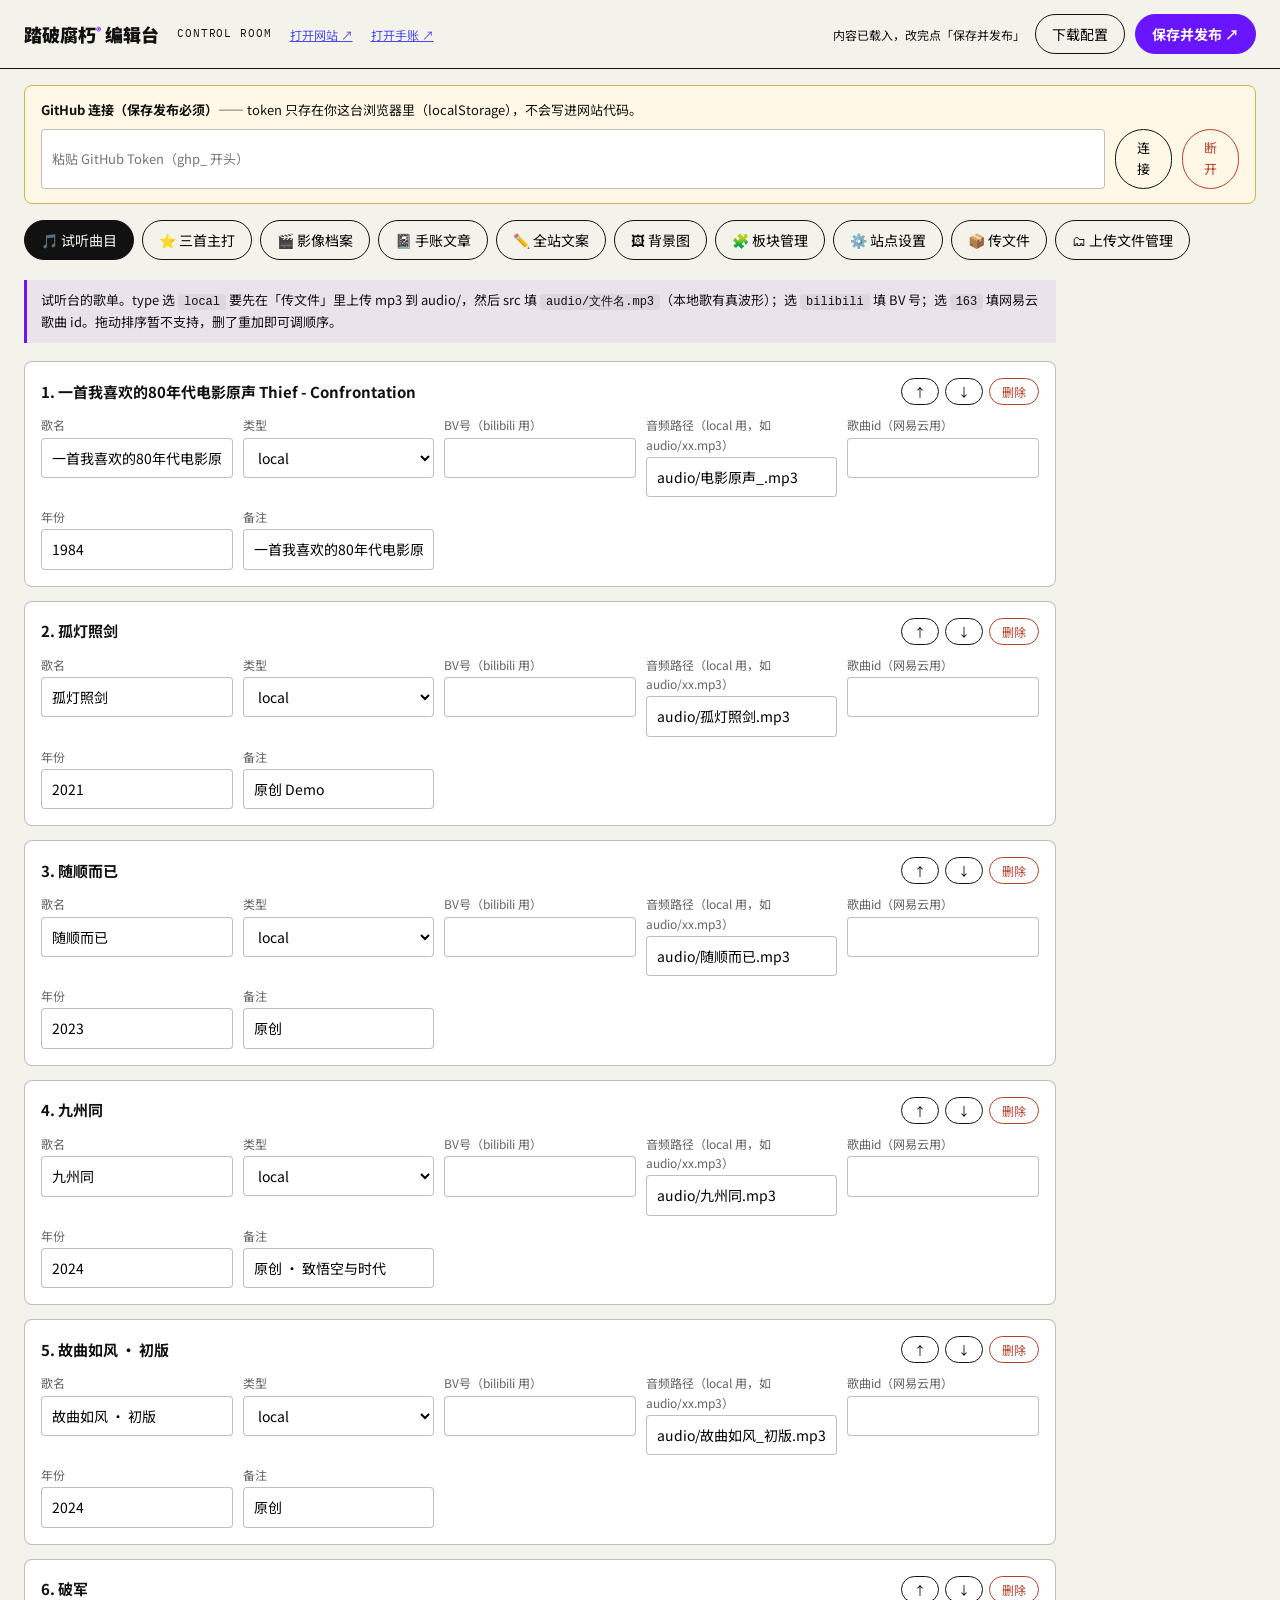
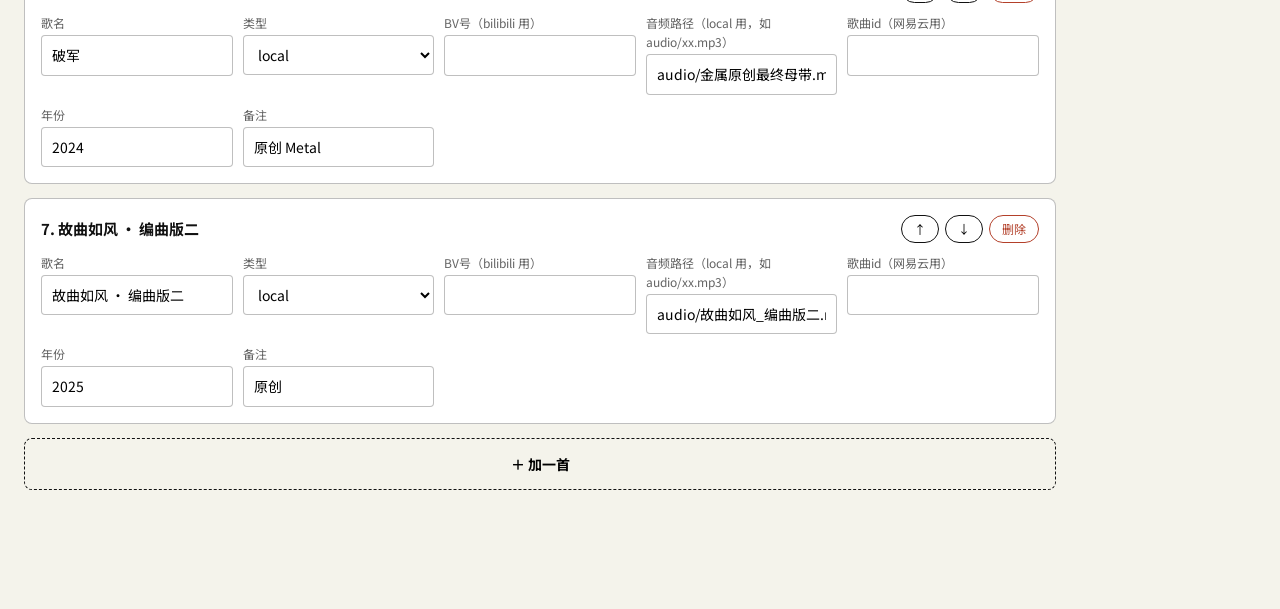
<file: admin.html>
<!DOCTYPE html>
<html lang="zh-CN">
<head>
    <meta charset="UTF-8">
    <meta name="viewport" content="width=device-width, initial-scale=1.0">
    <meta name="robots" content="noindex, nofollow">
    <title>编辑台 — 踏破腐朽®</title>
    <link href="https://fonts.googleapis.com/css2?family=IBM+Plex+Mono:wght@400;500&family=Noto+Sans+SC:wght@400;500;700;900&display=swap" rel="stylesheet">
    <style>
        :root {
            --bg: #f4f3eb; --ink: #111; --purple: #6a15ff; --red: #b3402a; --ok: #1d7a3e;
            --line: rgba(0,0,0,.25);
        }
        * { margin: 0; padding: 0; box-sizing: border-box; }
        body { background: var(--bg); color: var(--ink); font-family: "Noto Sans SC", sans-serif; font-size: 14px; line-height: 1.6; }
        .mono { font-family: "IBM Plex Mono", monospace; font-size: 11px; letter-spacing: .08em; text-transform: uppercase; }
        button { font: inherit; cursor: pointer; border: 1px solid var(--ink); background: none; padding: 8px 16px; border-radius: 999px; transition: all .2s; }
        button:hover { background: var(--ink); color: var(--bg); }
        button.primary { background: var(--purple); color: #fff; border-color: var(--purple); font-weight: 700; }
        button.primary:hover { background: #4a0fc4; }
        button.danger { color: var(--red); border-color: var(--red); }
        button.danger:hover { background: var(--red); color: #fff; }
        input, textarea, select { font: inherit; background: #fff; border: 1px solid var(--line); padding: 8px 10px; width: 100%; outline: none; border-radius: 4px; }
        input:focus, textarea:focus { border-color: var(--purple); }
        input[type=color] { padding: 2px; height: 38px; cursor: pointer; }
        input[type=checkbox] { width: auto; transform: scale(1.3); cursor: pointer; }
        label { display: block; font-size: 12px; opacity: .65; margin-bottom: 3px; }

        header { position: sticky; top: 0; z-index: 50; display: flex; align-items: center; gap: 18px; padding: 14px 24px; background: rgba(244,243,235,.92); backdrop-filter: blur(8px); border-bottom: 1px solid var(--ink); }
        header h1 { font-size: 18px; font-weight: 900; }
        header h1 sup { color: var(--purple); font-size: 10px; }
        #saveBar { margin-left: auto; display: flex; gap: 10px; align-items: center; }
        #status { font-size: 12px; max-width: 340px; }
        #status.ok { color: var(--ok); } #status.err { color: var(--red); }

        .tabs { display: flex; gap: 8px; padding: 16px 24px 0; flex-wrap: wrap; }
        .tab { border-radius: 999px; }
        .tab.active { background: var(--ink); color: var(--bg); }
        main { padding: 20px 24px 120px; max-width: 1080px; }
        .panel { display: none; }
        .panel.active { display: block; }
        .panel-tip { background: rgba(106,21,255,.07); border-left: 3px solid var(--purple); padding: 10px 14px; margin-bottom: 18px; font-size: 13px; }

        .card { background: #fff; border: 1px solid var(--line); border-radius: 8px; padding: 16px; margin-bottom: 14px; position: relative; }
        .card .grid { display: grid; grid-template-columns: repeat(auto-fit, minmax(170px, 1fr)); gap: 10px; }
        .card .grid .wide { grid-column: 1 / -1; }
        .card-head { display: flex; justify-content: space-between; align-items: center; margin-bottom: 10px; }
        .card-head b { font-size: 15px; }
        .card-head .ops { display: flex; gap: 6px; }
        .card-head .ops button { padding: 3px 12px; font-size: 12px; }
        .addbtn { width: 100%; border-style: dashed; border-radius: 8px; padding: 14px; font-weight: 700; }
        .addbtn:hover { background: rgba(106,21,255,.08); color: var(--purple); border-color: var(--purple); }

        .setgroup { background: #fff; border: 1px solid var(--line); border-radius: 8px; padding: 18px; margin-bottom: 16px; }
        .setgroup h3 { font-size: 15px; margin-bottom: 12px; border-bottom: 1px solid var(--line); padding-bottom: 8px; }
        .setgroup .grid { display: grid; grid-template-columns: repeat(auto-fit, minmax(200px, 1fr)); gap: 12px; }
        .inline { display: flex; align-items: center; gap: 10px; }

        .token-box { background: #fff8e6; border: 1px solid #d9b44a; border-radius: 8px; padding: 14px 16px; margin: 16px 24px 0; font-size: 13px; }
        .token-box.ok { background: #e9f7ee; border-color: var(--ok); }
        .token-box .row { display: flex; gap: 10px; margin-top: 8px; }
        .uploader { border: 2px dashed var(--line); border-radius: 8px; padding: 18px; text-align: center; cursor: pointer; transition: all .2s; }
        .uploader:hover { border-color: var(--purple); background: rgba(106,21,255,.05); }
        .uploader input { display: none; }
        code { background: rgba(0,0,0,.06); padding: 1px 6px; border-radius: 4px; font-size: 12px; }
        /* 图片字段旁的小上传按钮 */
        .mini-up { display: inline-flex; align-items: center; gap: 6px; margin-top: 6px; font-size: 12px; opacity: 1; color: var(--purple); border: 1px solid var(--purple); border-radius: 999px; padding: 4px 12px; cursor: pointer; width: auto; }
        .mini-up:hover { background: rgba(106,21,255,.08); }
        .mini-up input { display: none; }
        /* 图片管理网格 */
        .imgrid { display: grid; grid-template-columns: repeat(auto-fill, minmax(150px, 1fr)); gap: 12px; }
        .imgcell { background: #fff; border: 1px solid var(--line); border-radius: 8px; padding: 8px; display: flex; flex-direction: column; gap: 6px; }
        .imgcell img { width: 100%; height: 110px; object-fit: cover; border-radius: 4px; background: #eee; }
        .imgcell .imgpath { font-size: 10px; word-break: break-all; opacity: .7; line-height: 1.4; text-transform: none; }
        .imgcell .imgmeta { font-size: 11px; opacity: .5; }
        .imgcell .imgdel { padding: 4px 10px; font-size: 12px; }
        .imgcell audio { width: 100%; }
        .imgcell .filetype { width: 100%; height: 110px; display: flex; align-items: center; justify-content: center; border-radius: 4px; background: #eee; font-size: 22px; letter-spacing: 1px; opacity: .5; }
    </style>
</head>
<body>
    <header>
        <h1>踏破腐朽<sup>®</sup> 编辑台</h1>
        <span class="mono" id="repoInfo">CONTROL ROOM</span>
        <a href="index.html" target="_blank" style="font-size:12px;opacity:.7">打开网站 ↗</a>
        <a href="journal.html" target="_blank" style="font-size:12px;opacity:.7">打开手账 ↗</a>
        <div id="saveBar">
            <span id="status"></span>
            <button id="btnDownload" title="不用 GitHub，直接下载改好的 content.json">下载配置</button>
            <button id="btnSave" class="primary">保存并发布 ↗</button>
        </div>
    </header>

    <div class="token-box" id="tokenBox">
        <b>GitHub 连接（保存发布必须）</b>—— token 只存在你这台浏览器里（localStorage），不会写进网站代码。
        <div class="row">
            <input type="password" id="tokenInput" placeholder="粘贴 GitHub Token（ghp_ 开头）">
            <button id="tokenSave">连接</button>
            <button id="tokenClear" class="danger">断开</button>
        </div>
    </div>

    <div class="tabs" id="tabs">
        <button class="tab active" data-p="tracks">🎵 试听曲目</button>
        <button class="tab" data-p="featured">⭐ 三首主打</button>
        <button class="tab" data-p="videos">🎬 影像档案</button>
        <button class="tab" data-p="articles">📓 手账文章</button>
        <button class="tab" data-p="texts">✏️ 全站文案</button>
        <button class="tab" data-p="bg">🖼 背景图</button>
        <button class="tab" data-p="modules">🧩 板块管理</button>
        <button class="tab" data-p="site">⚙️ 站点设置</button>
        <button class="tab" data-p="files">📦 传文件</button>
        <button class="tab" data-p="images">🗂 上传文件管理</button>
    </div>

    <main>
        <div class="panel active" id="p-tracks">
            <p class="panel-tip">试听台的歌单。type 选 <code>local</code> 要先在「传文件」里上传 mp3 到 audio/，然后 src 填 <code>audio/文件名.mp3</code>（本地歌有真波形）；选 <code>bilibili</code> 填 BV 号；选 <code>163</code> 填网易云歌曲 id。拖动排序暂不支持，删了重加即可调顺序。</p>
            <div id="list-tracks"></div>
            <button class="addbtn" data-add="tracks">＋ 加一首</button>
        </div>
        <div class="panel" id="p-featured">
            <p class="panel-tip">首页「选你的武器」三张大卡 + 影像馆子页「三支主打」共用这份数据，改一处两页同步。封面可填外链（B站封面右键复制图片地址），也可点封面下方「⬆ 上传本地图片」直接传本机图（自动压缩上传、自动填好路径）。换视频后封面/毛笔字标题自动跟着变。</p>
            <div id="list-featured"></div>
            <button class="addbtn" data-add="featured">＋ 加一张主打卡</button>
        </div>
        <div class="panel" id="p-videos">
            <p class="panel-tip">影像档案网格。category 可选：original(原创) / cover(翻弹) / gear(器材) / travel(旅行)。封面可填外链，也可点封面下方「⬆ 上传本地图片」传本机图。</p>
            <div id="list-videos"></div>
            <button class="addbtn" data-add="videos">＋ 加一个视频</button>
        </div>
        <div class="panel" id="p-articles">
            <p class="panel-tip">手账文章，两种写法任选：<b>① 直接写</b>——点下面「✍️ 写新笔记」当场写正文（自动建好文件，插图也能直接传，最省事）；<b>② 传 Obsidian 笔记</b>——在「传文件」里上传 .md（双链/高亮语法都认）再回这里的记录里把 file 对上。<b>锁定</b>勾上就封存（读者要口令）；bucket 是分桶（旅行/乐记/随笔…随你定，页面自动生成筛选按钮）。改完都要点右上角「保存并发布」。</p>
            <div id="list-articles"></div>
            <div style="display:flex;gap:10px;flex-wrap:wrap">
                <button id="btnNewNote" class="addbtn primary" style="flex:1;min-width:220px">✍️ 写新笔记（直接写，不用传文件）</button>
                <button class="addbtn" data-add="articles" style="flex:1;min-width:180px">＋ 只加一条空记录</button>
            </div>
        </div>
        <div class="panel" id="p-texts">
            <p class="panel-tip">网站上每一处文字都在这里。标注「HTML」的可以用标签（如 &lt;em&gt;强调&lt;/em&gt;、&lt;br&gt;换行、&lt;i&gt;斜体英文&lt;/i&gt;），其余填纯文字即可。改完点右上角保存。</p>
            <div id="list-texts"></div>
        </div>
        <div class="panel" id="p-bg">
            <p class="panel-tip">上传即自动压缩并提交到仓库（需先连接 token）。首页背景会自动套「紫墨双色调」滤镜融入风格，也可换滤镜。留空 = 用默认效果（首页纯流体墨水 / 手账纯星空）。</p>
            <div class="setgroup">
                <h3>🏠 首页大背景（流体墨水之下）</h3>
                <div class="grid">
                    <div class="wide" style="grid-column:1/-1"><label>图片路径（上传后自动填入）</label><input data-set="backgrounds.hero" placeholder="assets/bg/xxx.jpg 或 https://..."></div>
                    <div><label>滤镜风格</label><select data-set="backgrounds.heroFilter"><option value="duotone">紫墨双色调（推荐）</option><option value="dim">压暗做底</option><option value="none">原图</option></select></div>
                </div>
                <label class="uploader" style="margin-top:12px"><input type="file" id="upBgHero" accept="image/*">上传首页背景图（自动压缩 + 自动填路径）</label>
            </div>
            <div class="setgroup">
                <h3>🌌 手账星空底图（星星画在图上面）</h3>
                <div class="grid"><div class="wide" style="grid-column:1/-1"><label>图片路径</label><input data-set="backgrounds.journalSky" placeholder="留空 = 纯色夜空"></div></div>
                <label class="uploader" style="margin-top:12px"><input type="file" id="upBgSky" accept="image/*">上传星空底图</label>
            </div>
            <div class="setgroup">
                <h3>🏔 手账开篇照片层（星空下沿那张雪山云海，叠在星空之上）</h3>
                <div class="grid"><div class="wide" style="grid-column:1/-1"><label>图片路径</label><input data-set="backgrounds.journalPhoto" placeholder="留空 = 用默认 assets/bg/jn-ridge.jpg"></div></div>
                <label class="uploader" style="margin-top:12px"><input type="file" id="upBgJnPhoto" accept="image/*">上传开篇照片层</label>
                <p style="font-size:12px;opacity:.6;margin-top:8px">说明：手账开篇其实是「星空底图 + 这张照片层」两层叠出来的，不是三张同时显示。这张会自动去色降调融进夜色。</p>
            </div>
            <div class="setgroup">
                <h3>👤 关于页照片</h3>
                <div class="grid"><div class="wide" style="grid-column:1/-1"><label>图片路径</label><input data-set="backgrounds.aboutPhoto"></div></div>
                <label class="uploader" style="margin-top:12px"><input type="file" id="upBgAbout" accept="image/*">上传关于页照片</label>
            </div>
        </div>
        <div class="panel" id="p-modules">
            <p class="panel-tip">给各页板块排顺序、开关显示。↑↓ 或拖动排序；取消勾选 = 整个板块隐藏（内容还在，随时再打开）。改完点右上角「保存并发布」。</p>
            <div class="setgroup">
                <h3>🏠 首页板块</h3>
                <div id="list-modules"></div>
            </div>
            <div class="setgroup">
                <h3>📓 手账子页板块（可把「随身听」挪到地图和笔记之间等）</h3>
                <div id="list-journalmods"></div>
            </div>
            <div class="setgroup">
                <h3>🎬 影像子页板块</h3>
                <div id="list-videomods"></div>
            </div>
        </div>
        <div class="panel" id="p-site">
            <div class="setgroup">
                <h3>🎨 颜色</h3>
                <div class="grid">
                    <div><label>主题紫（全站点缀色）</label><input type="color" data-set="colors.purple"></div>
                    <div><label>纸面底色（白天）</label><input type="color" data-set="colors.paperBg"></div>
                    <div><label>暗房底色（黑夜）</label><input type="color" data-set="colors.darkBg"></div>
                    <div><label>印泥红（手账印章）</label><input type="color" data-set="colors.sealRed"></div>
                </div>
            </div>
            <div class="setgroup">
                <h3>🖌️ LOGO 书法字体（导航LOGO / 首页加载字 / 大标题 / 手账标题与印章 同步生效）</h3>
                <div class="grid">
                    <div><label>字体选择</label><select data-set="logoFont">
                        <option value="">庞门正道粗书体（现状默认）</option>
                        <option value="xia">演示夏行楷 · 整体加粗</option>
                        <option value="honglei">鸿雷行书简体 · 整体加粗</option>
                        <option value="dongfang">阿里妈妈东方大楷</option>
                    </select></div>
                </div>
            </div>
            <div class="setgroup">
                <h3>🌈 默认配色（访客进站未自选时用它；访客用右下角墨碟自选后以访客为准）</h3>
                <div class="grid">
                    <div><label>行色 · PALETTE</label><select data-set="palette">
                        <option value="">天涯本色（电光紫 + 黑影像 + 牛皮纸手账）</option>
                        <option value="amarillo">明黄 AMARILLO</option>
                        <option value="cielo">天蓝 CIELO</option>
                        <option value="electrico">长春花 ELÉCTRICO</option>
                        <option value="coral">珊瑚 CORAL</option>
                        <option value="menta">薄荷 MENTA</option>
                        <option value="rosa">粉樱 ROSA</option>
                        <option value="melocoton">蜜桃 MELOCOTÓN</option>
                        <option value="hielo">冰蓝 HIELO</option>
                    </select></div>
                    <div><label>行色引导重现间隔（小时；0=每次进站都弹，默认24）</label><input type="number" min="0" step="1" placeholder="24" data-set="gateHours"></div>
                </div>
            </div>
            <div class="setgroup">
                <h3>✏️ 文案</h3>
                <div class="grid">
                    <div class="wide" style="grid-column:1/-1"><label>首屏副标题（可用 &lt;br&gt; 换行）</label><textarea rows="2" data-set="texts.heroSub"></textarea></div>
                    <div style="grid-column:1/-1"><label>关于 · 第一段</label><textarea rows="2" data-set="texts.aboutP1"></textarea></div>
                    <div style="grid-column:1/-1"><label>关于 · 第二段</label><textarea rows="2" data-set="texts.aboutP2"></textarea></div>
                </div>
            </div>
            <div class="setgroup">
                <h3>🎤 彩蛋歌词（网页上敲 metal 触发，一行一句）</h3>
                <textarea rows="5" id="lyricsBox"></textarea>
            </div>
            <div class="setgroup">
                <h3>🔒 手账封存</h3>
                <div class="inline" style="margin-bottom:12px">
                    <input type="checkbox" id="lockAll">
                    <label style="margin:0;opacity:1">一键封存整本手账（所有人进入都要口令）</label>
                </div>
                <div class="grid">
                    <div><label>设置新口令（留空=不改，当前默认 2017）</label><input type="text" id="newPass" placeholder="输入新口令"></div>
                </div>
                <p style="font-size:12px;opacity:.6;margin-top:8px">说明：口令以加密指纹（SHA-256）存储，网站代码里看不到原文。单篇锁定去「手账文章」里勾。仓库是公开的，懂技术的人翻源码能看到文章原文——真要绝对保密的内容别往上传。</p>
            </div>
            <div class="setgroup">
                <h3>🔗 平台链接（试听台下方）</h3>
                <div id="list-platformLinks"></div>
                <button class="addbtn" data-add="platformLinks">＋ 加一个平台</button>
            </div>
        </div>
        <div class="panel" id="p-files">
            <p class="panel-tip">直接把文件传进 GitHub 仓库（需要先连接 token）。音频放 <code>audio/</code>，Obsidian 笔记放 <code>articles/</code>，笔记里的图片放 <code>articles/assets/</code>。</p>
            <div class="setgroup">
                <h3>🎧 上传音频（mp3/wav → audio/）</h3>
                <label class="uploader"><input type="file" id="upAudio" accept="audio/*" multiple>点击选择或拖入音频文件</label>
            </div>
            <div class="setgroup">
                <h3>📝 上传笔记（.md → articles/）</h3>
                <label class="uploader"><input type="file" id="upMd" accept=".md,.markdown,text/markdown" multiple>点击选择或拖入 Obsidian 笔记</label>
            </div>
            <div class="setgroup">
                <h3>🖼 上传笔记图片（→ articles/assets/）</h3>
                <label class="uploader"><input type="file" id="upImg" accept="image/*" multiple>点击选择或拖入图片</label>
            </div>
            <div class="setgroup">
                <h3>📜 上传记录</h3>
                <div id="upLog" class="mono" style="text-transform:none;line-height:2"></div>
            </div>
        </div>
        <div class="panel" id="p-images">
            <p class="panel-tip">仓库里所有上传的文件都在这里，按 <b>图片</b>（封面 <code>assets/covers/</code>、插图 <code>assets/notes/</code>、背景 <code>assets/bg/</code>、笔记图 <code>articles/assets/</code>）、<b>音频</b>（<code>audio/</code>，可直接试听）、<b>其他文件</b>（笔记 <code>articles/*.md</code> 等）分组。删除即时提交仓库、约1分钟线上生效。<b>注意</b>：删掉仍被引用的文件，对应页面会显示裂图/放不出/缺内容；删错了也能从 git 历史找回。切到本页会自动刷新，也可手动点下面按钮。</p>
            <div style="margin-bottom:14px"><button id="btnImgRefresh">↻ 刷新文件清单</button></div>
            <div id="list-images"></div>
        </div>
    </main>

    <div id="mdEditor" style="display:none;position:fixed;inset:0;z-index:100;background:rgba(0,0,0,.5);align-items:center;justify-content:center;padding:24px">
        <div style="background:#fff;border-radius:10px;width:min(880px,94vw);height:min(80vh,720px);display:flex;flex-direction:column;padding:18px;gap:12px">
            <div style="display:flex;justify-content:space-between;align-items:center">
                <b id="mdEditorTitle">编辑正文</b>
                <div style="display:flex;gap:10px">
                    <label class="mini-up" style="margin:0" title="从本机选图，压缩上传并在光标处插入">⬆ 插入图片<input type="file" id="mdImgUp" accept="image/*"></label>
                    <button id="mdEditorClose">取消</button>
                    <button id="mdEditorSave" class="primary">保存正文并发布</button>
                </div>
            </div>
            <p style="font-size:12px;opacity:.6;margin:0">Markdown 格式，支持 Obsidian 双链/高亮语法。点「插入图片」直接传本机图（自动压缩、自动插入、网站上自动居中拉伸美化）。保存直接提交仓库。</p>
            <textarea id="mdEditorBox" style="flex:1;resize:none;font-family:'IBM Plex Mono',monospace;font-size:13px;line-height:1.8"></textarea>
        </div>
    </div>
    <script src="admin.js?v=20260713b"></script>
</body>
</html>
</file>
